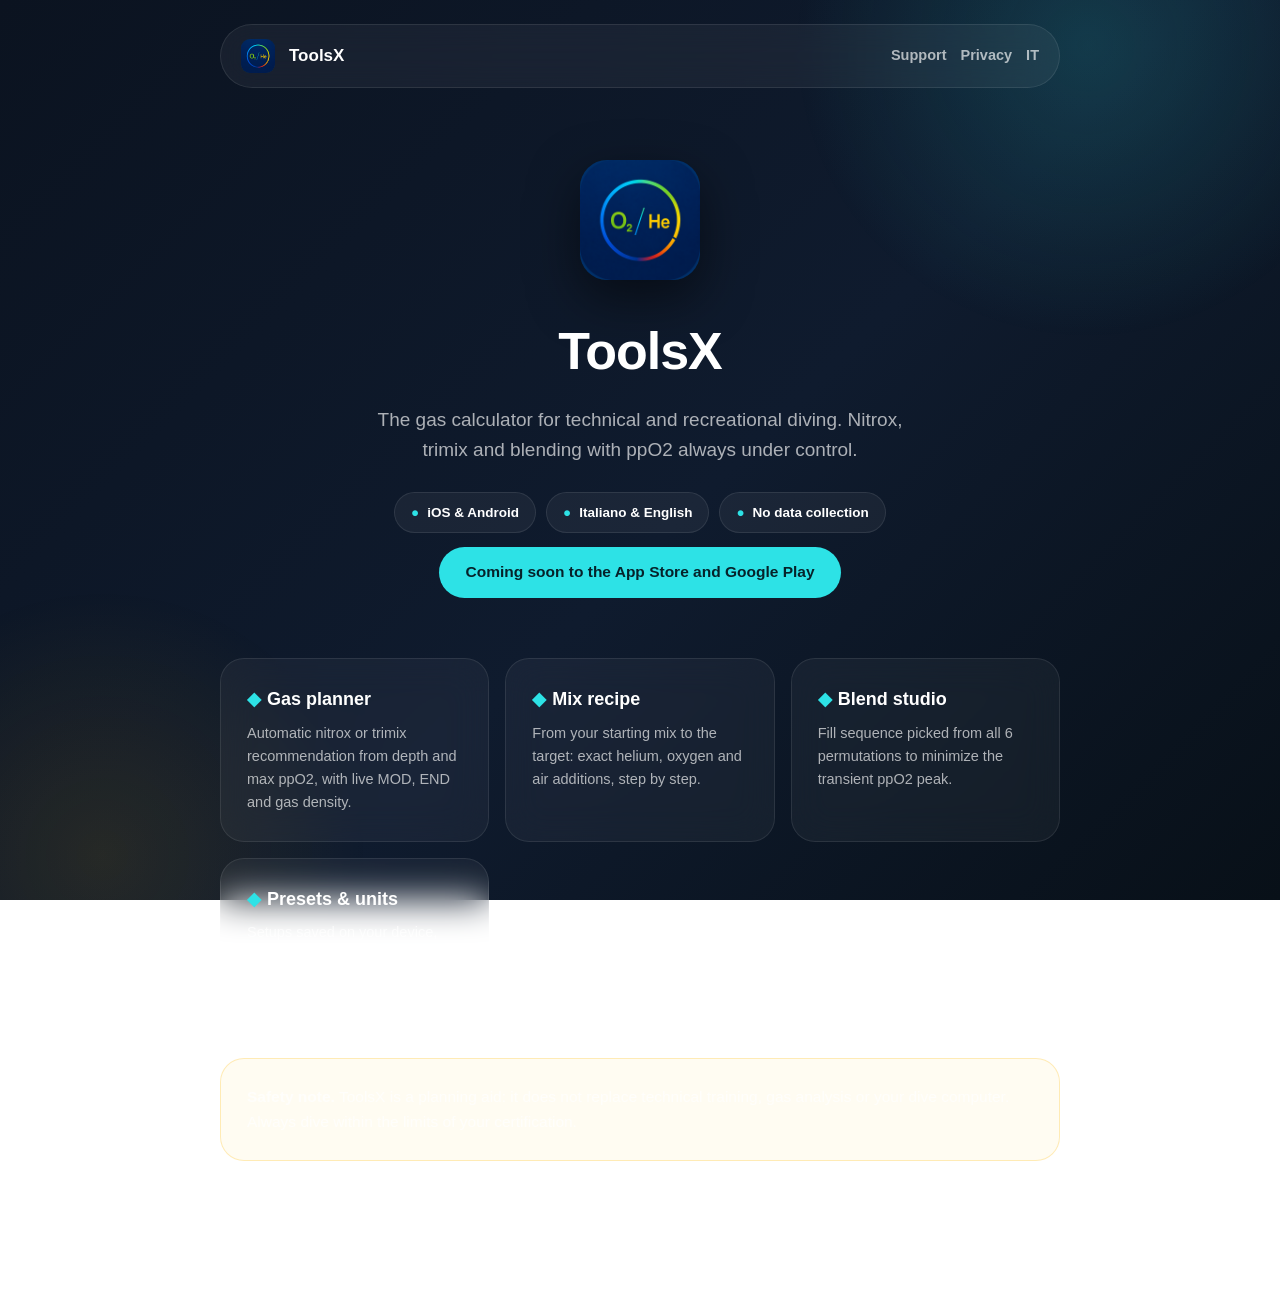
<file: index.html>
<!DOCTYPE html>
<html lang="it">
<head>
  <meta charset="UTF-8">
  <meta name="viewport" content="width=device-width, initial-scale=1.0">
  <title>ToolsX — Calcolatore gas per immersioni nitrox e trimix</title>
  <meta name="description" content="ToolsX per iOS e Android: pianificatore gas nitrox e trimix con MOD, END, densità, ricette di miscelazione e preset. Per subacquei tecnici e ricreativi.">
  <link rel="icon" type="image/png" href="favicon.png">
  <link rel="apple-touch-icon" href="apple-touch-icon.png">
  <link rel="stylesheet" href="style.css">
  <script src="i18n.js" defer></script>
</head>
<body>
  <div class="wrap">
    <nav>
      <img src="icon.png" alt="ToolsX">
      <a class="brand" href="index.html">ToolsX</a>
      <a href="assistenza.html" data-i18n="nav.support">Assistenza</a>
      <a href="privacy.html" data-i18n="nav.privacy">Privacy</a>
      <a href="#" id="lang-toggle" onclick="toggleLocale(); return false;" aria-label="Cambia lingua">EN</a>
    </nav>

    <div class="hero">
      <img class="appicon" src="icon.png" alt="Icona ToolsX">
      <h1>ToolsX</h1>
      <p class="tagline" data-i18n="hero.tagline">Il calcolatore di gas per immersioni tecniche e ricreative.
        Nitrox, trimix e blending con ppO2 sempre sotto controllo.</p>
      <div class="badge-row">
        <span class="pill"><span class="dot">●</span> iOS &amp; Android</span>
        <span class="pill"><span class="dot">●</span> Italiano &amp; English</span>
        <span class="pill"><span class="dot">●</span> <span data-i18n="hero.pill.nodata">Nessuna raccolta dati</span></span>
      </div>
      <a class="btn" href="#" aria-disabled="true" data-i18n="hero.cta">Presto su App Store e Google Play</a>
    </div>

    <div class="cards">
      <div class="card">
        <h3><span class="ic">◆</span><span data-i18n="card.gas.title">Pianificatore gas</span></h3>
        <p data-i18n="card.gas.desc">Raccomandazione automatica nitrox o trimix da profondità e ppO2 massima, con MOD, END e densità del gas in tempo reale.</p>
      </div>
      <div class="card">
        <h3><span class="ic">◆</span><span data-i18n="card.mix.title">Ricetta miscela</span></h3>
        <p data-i18n="card.mix.desc">Dalla miscela di partenza a quella obiettivo: aggiunte esatte di elio, ossigeno e aria, passo per passo.</p>
      </div>
      <div class="card">
        <h3><span class="ic">◆</span><span data-i18n="card.blend.title">Studio di miscelazione</span></h3>
        <p data-i18n="card.blend.desc">Sequenza di travaso scelta tra le 6 permutazioni per minimizzare il picco transitorio di ppO2.</p>
      </div>
      <div class="card">
        <h3><span class="ic">◆</span><span data-i18n="card.preset.title">Preset e unità</span></h3>
        <p data-i18n="card.preset.desc">Configurazioni salvate sul dispositivo, unità metriche o imperiali con conversione automatica.</p>
      </div>
    </div>

    <div class="panel disclaimer">
      <p data-i18n="disclaimer"><strong>Nota di sicurezza.</strong> ToolsX è uno strumento di supporto alla pianificazione:
        non sostituisce l'addestramento tecnico, l'analisi delle miscele né il computer subacqueo.
        Immergiti sempre nei limiti del tuo brevetto.</p>
    </div>

    <footer>
      <p data-i18n="footer.rights">© 2026 Matteo Garzulano. Tutti i diritti riservati.</p>
      <p><a href="assistenza.html" data-i18n="footer.support">Assistenza</a> · <a href="privacy.html" data-i18n="footer.privacy">Privacy Policy</a></p>
    </footer>
  </div>
</body>
</html>
</file>
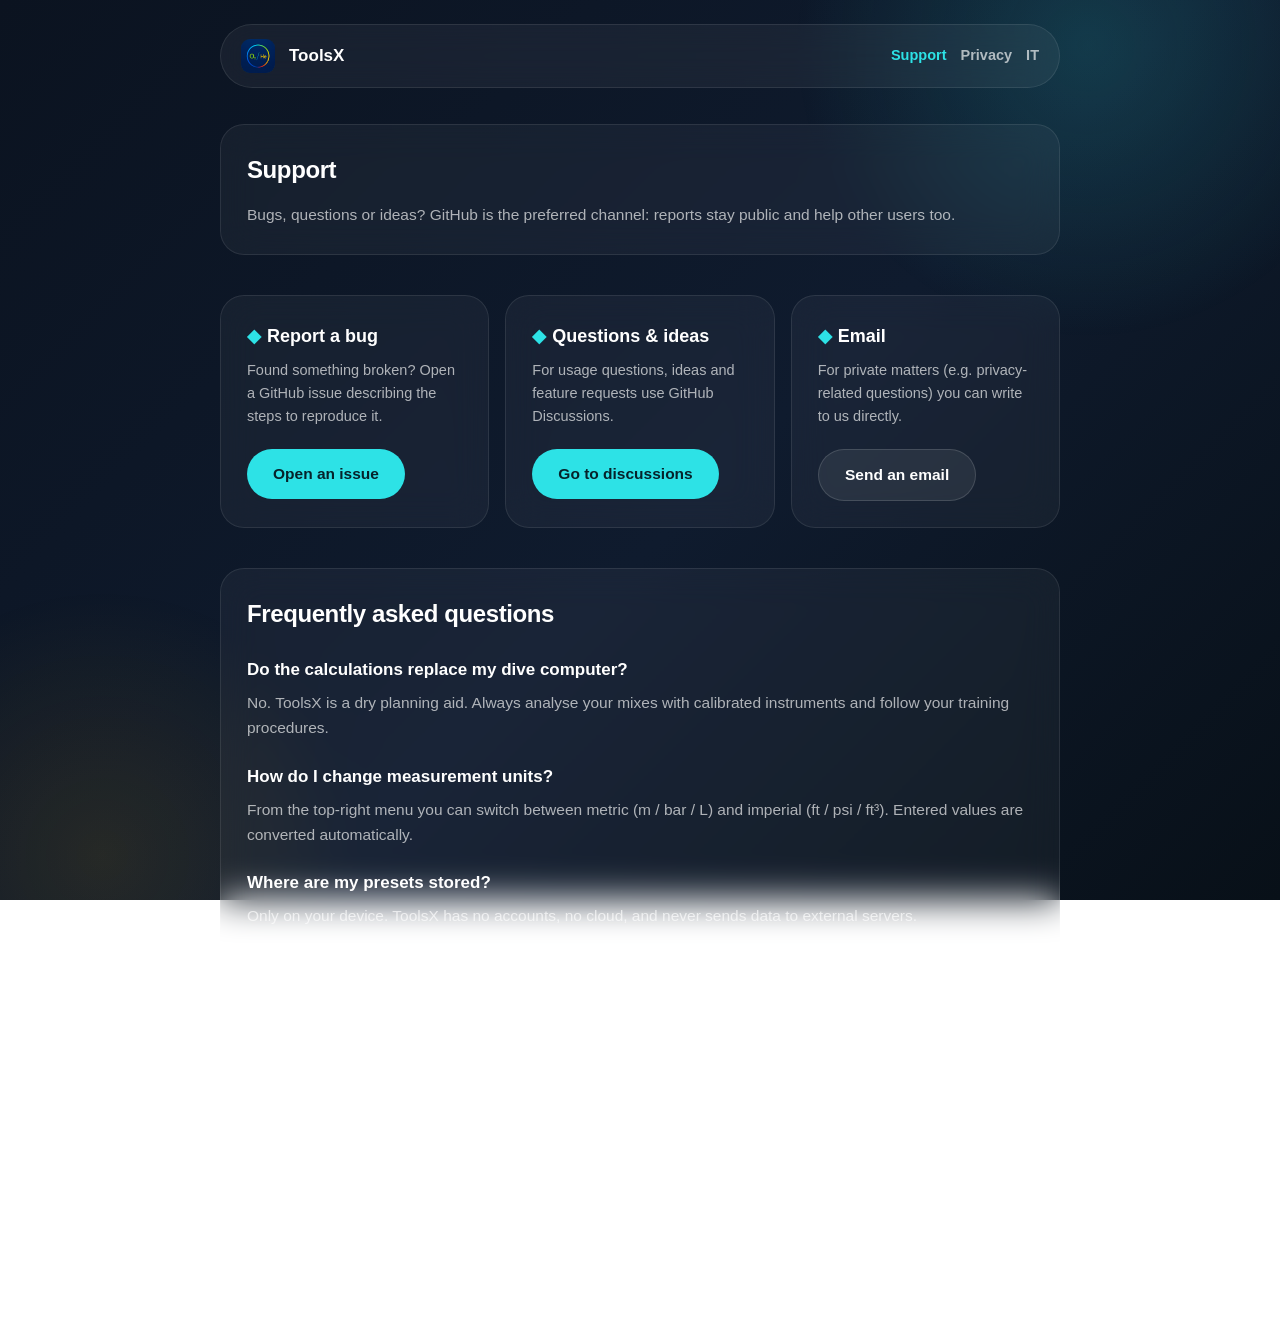
<file: assistenza.html>
<!DOCTYPE html>
<html lang="it">
<head>
  <meta charset="UTF-8">
  <meta name="viewport" content="width=device-width, initial-scale=1.0">
  <title>Assistenza — ToolsX</title>
  <meta name="description" content="Assistenza per ToolsX: segnala bug su GitHub Issues, fai domande nelle Discussions o scrivici via email.">
  <link rel="icon" type="image/png" href="favicon.png">
  <link rel="apple-touch-icon" href="apple-touch-icon.png">
  <link rel="stylesheet" href="style.css">
  <script src="i18n.js" defer></script>
</head>
<body>
  <div class="wrap">
    <nav>
      <img src="icon.png" alt="ToolsX">
      <a class="brand" href="index.html">ToolsX</a>
      <a href="assistenza.html" class="active" data-i18n="nav.support">Assistenza</a>
      <a href="privacy.html" data-i18n="nav.privacy">Privacy</a>
      <a href="#" id="lang-toggle" onclick="toggleLocale(); return false;" aria-label="Cambia lingua">EN</a>
    </nav>

    <div class="panel">
      <h2 data-i18n="support.title">Assistenza</h2>
      <p data-i18n="support.intro">Bug, domande o proposte? Il canale preferito è GitHub: le segnalazioni
        restano pubbliche e aiutano anche gli altri utenti.</p>
    </div>

    <div class="cards">
      <div class="card">
        <h3><span class="ic">◆</span><span data-i18n="support.bug.title">Segnala un bug</span></h3>
        <p data-i18n="support.bug.desc">Hai trovato un malfunzionamento? Apri una issue su GitHub descrivendo i passi per riprodurlo.</p>
        <p style="margin-top:14px"><a class="btn" href="https://github.com/garzuu/toolsx.garzuu.com/issues/new?labels=bug&template=bug_report.yml" target="_blank" rel="noopener" data-i18n="support.bug.cta">Apri una issue</a></p>
      </div>
      <div class="card">
        <h3><span class="ic">◆</span><span data-i18n="support.disc.title">Domande e proposte</span></h3>
        <p data-i18n="support.disc.desc">Per dubbi sull'uso, idee e richieste di nuove funzioni usa le discussioni su GitHub.</p>
        <p style="margin-top:14px"><a class="btn" href="https://github.com/garzuu/toolsx.garzuu.com/discussions" target="_blank" rel="noopener" data-i18n="support.disc.cta">Vai alle discussioni</a></p>
      </div>
      <div class="card">
        <h3><span class="ic">◆</span><span data-i18n="support.mail.title">Email</span></h3>
        <p data-i18n="support.mail.desc">Per comunicazioni private (es. questioni relative alla privacy) puoi scriverci direttamente.</p>
        <p style="margin-top:14px"><a class="btn ghost" href="mailto:matt.garzulano@gmail.com?subject=ToolsX" data-i18n="support.mail.cta">Scrivi un'email</a></p>
      </div>
    </div>

    <div class="panel">
      <h2 data-i18n="support.faq.title">Domande frequenti</h2>

      <h3 data-i18n="support.faq.q1">I calcoli sostituiscono il mio computer subacqueo?</h3>
      <p data-i18n="support.faq.a1">No. ToolsX è un supporto alla pianificazione a secco. Analizza sempre le miscele con
        strumenti calibrati e segui le procedure del tuo addestramento.</p>

      <h3 data-i18n="support.faq.q2">Come cambio le unità di misura?</h3>
      <p data-i18n="support.faq.a2">Dal menu in alto a destra puoi passare tra metrico (m / bar / L) e imperiale
        (ft / psi / ft³). I valori inseriti vengono convertiti automaticamente.</p>

      <h3 data-i18n="support.faq.q3">Dove sono salvati i miei preset?</h3>
      <p data-i18n="support.faq.a3">Solo sul tuo dispositivo. ToolsX non ha account, non usa il cloud e non invia dati
        a server esterni.</p>

      <h3 data-i18n="support.faq.q4">Come viene scelta la sequenza di miscelazione?</h3>
      <p data-i18n="support.faq.a4">L'app simula tutte le 6 permutazioni (He, O2, aria) e raccomanda quella con il minor
        picco transitorio di ppO2. Puoi comunque forzare una sequenza manualmente.</p>

      <h3 data-i18n="support.faq.q5">In che lingue è disponibile l'app?</h3>
      <p data-i18n="support.faq.a5">Italiano e inglese. ToolsX segue la lingua di sistema; su iOS puoi cambiarla per la singola
        app da Impostazioni → ToolsX → Lingua, mentre su Android segue le preferenze lingua dell'app o del sistema.</p>
    </div>

    <footer>
      <p data-i18n="footer.rights">© 2026 Matteo Garzulano. Tutti i diritti riservati.</p>
      <p><a href="index.html" data-i18n="footer.home">Home</a> · <a href="privacy.html" data-i18n="footer.privacy">Privacy Policy</a></p>
    </footer>
  </div>
</body>
</html>
</file>
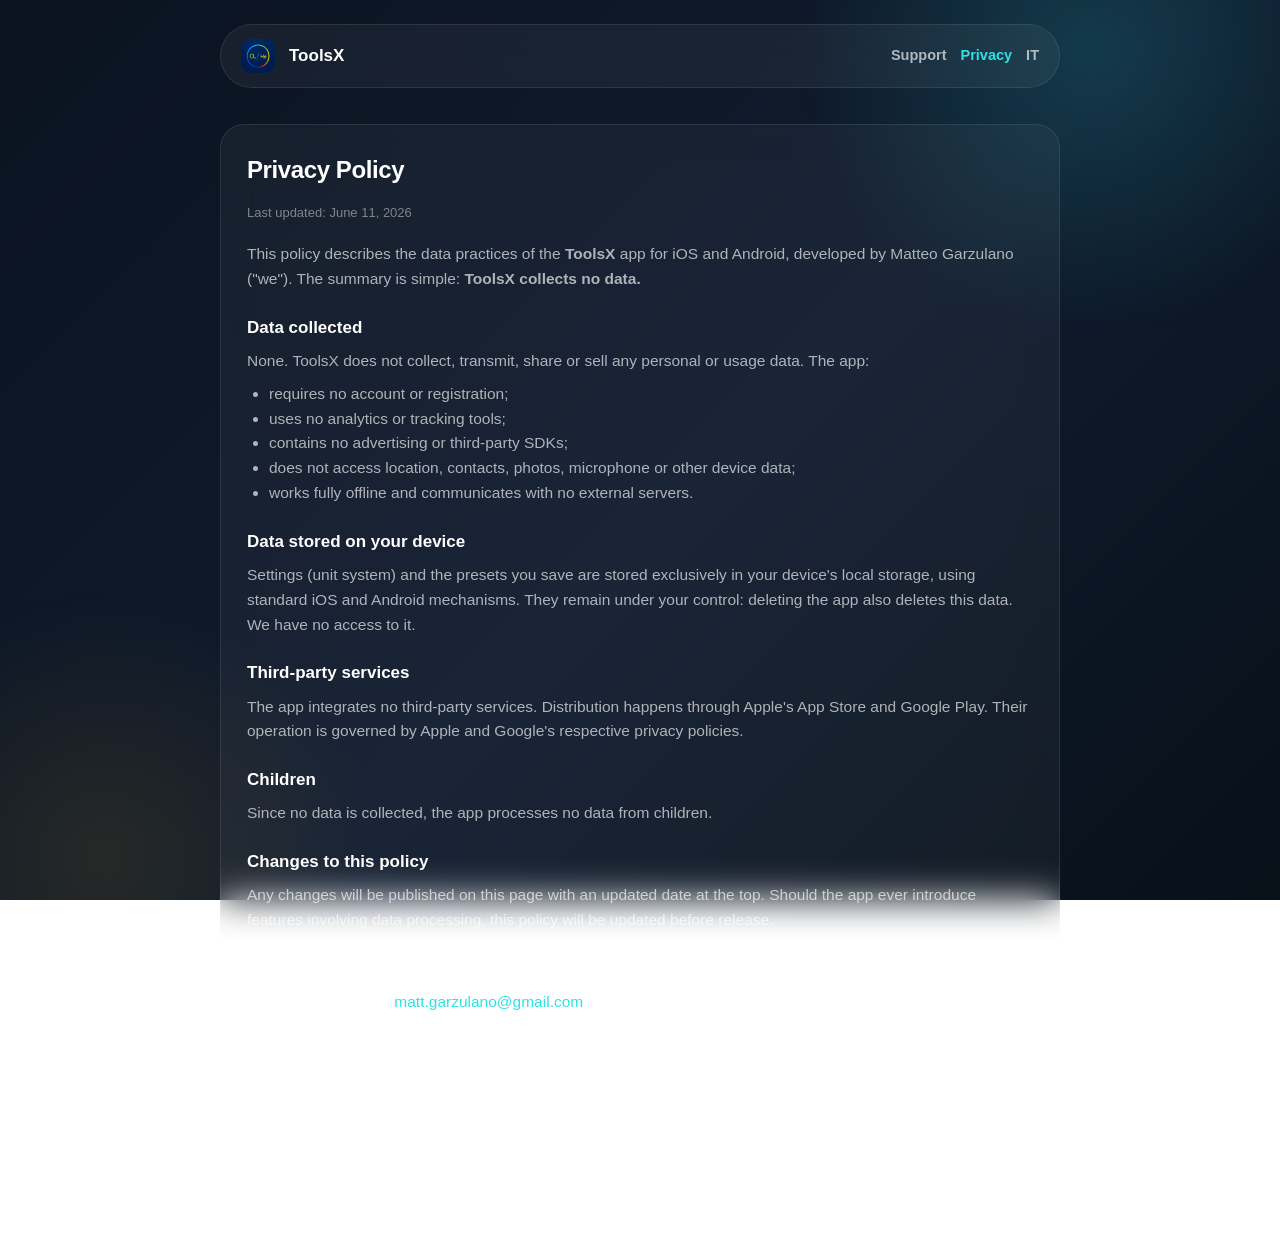
<file: privacy.html>
<!DOCTYPE html>
<html lang="it">
<head>
  <meta charset="UTF-8">
  <meta name="viewport" content="width=device-width, initial-scale=1.0">
  <title>Privacy Policy — ToolsX</title>
  <meta name="description" content="Privacy policy di ToolsX: nessuna raccolta dati, nessun tracciamento, tutto resta sul tuo dispositivo.">
  <link rel="icon" type="image/png" href="favicon.png">
  <link rel="apple-touch-icon" href="apple-touch-icon.png">
  <link rel="stylesheet" href="style.css">
  <script src="i18n.js" defer></script>
</head>
<body>
  <div class="wrap">
    <nav>
      <img src="icon.png" alt="ToolsX">
      <a class="brand" href="index.html">ToolsX</a>
      <a href="assistenza.html" data-i18n="nav.support">Assistenza</a>
      <a href="privacy.html" class="active" data-i18n="nav.privacy">Privacy</a>
      <a href="#" id="lang-toggle" onclick="toggleLocale(); return false;" aria-label="Cambia lingua">EN</a>
    </nav>

    <div class="panel">
      <h2 data-i18n="privacy.title">Privacy Policy</h2>
      <p class="date" data-i18n="privacy.updated">Ultimo aggiornamento: 11 giugno 2026</p>

      <p data-i18n="privacy.intro">La presente informativa descrive il trattamento dei dati dell'app
        <strong>ToolsX</strong> per iOS e Android, sviluppata da Matteo Garzulano ("noi").
        La sintesi è semplice: <strong>ToolsX non raccoglie alcun dato.</strong></p>

      <h3 data-i18n="privacy.collected.title">Dati raccolti</h3>
      <p data-i18n="privacy.collected.intro">Nessuno. ToolsX non raccoglie, trasmette, condivide né vende dati personali
        o di utilizzo. L'app:</p>
      <ul>
        <li data-i18n="privacy.collected.li1">non richiede account né registrazione;</li>
        <li data-i18n="privacy.collected.li2">non utilizza strumenti di analisi (analytics) né di tracciamento;</li>
        <li data-i18n="privacy.collected.li3">non contiene pubblicità né SDK di terze parti;</li>
        <li data-i18n="privacy.collected.li4">non accede a posizione, contatti, foto, microfono o altri dati del dispositivo;</li>
        <li data-i18n="privacy.collected.li5">funziona completamente offline e non comunica con server esterni.</li>
      </ul>

      <h3 data-i18n="privacy.local.title">Dati salvati sul dispositivo</h3>
      <p data-i18n="privacy.local.body">Le impostazioni (sistema di unità) e i preset che salvi sono memorizzati
        esclusivamente nella memoria locale del tuo dispositivo, tramite i meccanismi
        standard di iOS e Android. Restano sotto il tuo controllo: eliminando l'app vengono
        eliminati anche questi dati. Non abbiamo alcun accesso ad essi.</p>

      <h3 data-i18n="privacy.third.title">Servizi di terze parti</h3>
      <p data-i18n="privacy.third.body">L'app non integra servizi di terze parti. La distribuzione avviene tramite
        App Store di Apple e Google Play. Il loro funzionamento è regolato dalle
        rispettive policy privacy di Apple e Google.</p>

      <h3 data-i18n="privacy.minors.title">Minori</h3>
      <p data-i18n="privacy.minors.body">Poiché non viene raccolto alcun dato, l'app non tratta dati di minori.</p>

      <h3 data-i18n="privacy.changes.title">Modifiche a questa informativa</h3>
      <p data-i18n="privacy.changes.body">Eventuali modifiche saranno pubblicate su questa pagina con aggiornamento
        della data in alto. Se in futuro l'app dovesse introdurre funzionalità che
        comportano un trattamento di dati, l'informativa verrà aggiornata prima del rilascio.</p>

      <h3 data-i18n="privacy.owner.title">Titolare e contatti</h3>
      <p data-i18n="privacy.owner.body">Matteo Garzulano — <a href="mailto:matt.garzulano@gmail.com">matt.garzulano@gmail.com</a></p>
      <p data-i18n="privacy.owner.gdpr">Per qualsiasi domanda su questa informativa o per esercitare i diritti previsti
        dal GDPR (Reg. UE 2016/679), scrivici all'indirizzo sopra indicato.</p>
    </div>

    <footer>
      <p data-i18n="footer.rights">© 2026 Matteo Garzulano. Tutti i diritti riservati.</p>
      <p><a href="index.html" data-i18n="footer.home">Home</a> · <a href="assistenza.html" data-i18n="footer.support">Assistenza</a></p>
    </footer>
  </div>
</body>
</html>
</file>
<file: style.css>
:root {
  --base: #0b1320;
  --base-mid: #0f1b2e;
  --base-deep: #081018;
  --accent: #2de2e6;
  --warm: #ffb703;
  --text: #e4ebf6;
  --muted: rgba(255, 255, 255, 0.66);
}

* { margin: 0; padding: 0; box-sizing: border-box; }

body {
  font-family: -apple-system, BlinkMacSystemFont, "SF Pro Text", "Segoe UI", Roboto, sans-serif;
  color: var(--text);
  background: linear-gradient(135deg, var(--base) 0%, var(--base-mid) 55%, var(--base-deep) 100%) fixed;
  min-height: 100vh;
  line-height: 1.6;
}

body::before {
  content: "";
  position: fixed;
  inset: 0;
  background:
    radial-gradient(420px circle at 85% 5%, rgba(45, 226, 230, 0.16), transparent 70%),
    radial-gradient(380px circle at 8% 95%, rgba(255, 183, 3, 0.10), transparent 70%);
  pointer-events: none;
  z-index: 0;
}

.wrap {
  position: relative;
  z-index: 1;
  max-width: 880px;
  margin: 0 auto;
  padding: 24px 20px 48px;
}

nav {
  display: flex;
  align-items: center;
  gap: 14px;
  padding: 14px 20px;
  border-radius: 999px;
  background: rgba(255, 255, 255, 0.05);
  border: 1px solid rgba(255, 255, 255, 0.09);
  backdrop-filter: blur(18px);
  -webkit-backdrop-filter: blur(18px);
  margin-bottom: 36px;
}

nav img { width: 34px; height: 34px; border-radius: 9px; }
nav .brand { font-weight: 800; color: #fff; font-size: 17px; margin-right: auto; text-decoration: none; }
nav a { color: var(--muted); text-decoration: none; font-size: 14.5px; font-weight: 600; }
nav a:hover, nav a.active { color: var(--accent); }

.hero { text-align: center; padding: 36px 0 20px; }
.hero img.appicon {
  width: 120px; height: 120px; border-radius: 27px;
  box-shadow: 0 18px 50px rgba(0, 0, 0, 0.5);
  margin-bottom: 22px;
}
h1 {
  font-size: clamp(34px, 6vw, 52px);
  font-weight: 850;
  letter-spacing: -1px;
  color: #fff;
  margin-bottom: 12px;
}
.tagline { font-size: 19px; color: var(--muted); max-width: 560px; margin: 0 auto 26px; }

.badge-row { display: flex; gap: 10px; justify-content: center; flex-wrap: wrap; margin-bottom: 8px; }
.pill {
  display: inline-flex; align-items: center; gap: 8px;
  padding: 9px 16px; border-radius: 999px;
  background: rgba(255, 255, 255, 0.05);
  border: 1px solid rgba(255, 255, 255, 0.09);
  font-size: 13.5px; font-weight: 600; color: #fff;
}
.pill .dot { color: var(--accent); }

.cards { display: grid; grid-template-columns: repeat(auto-fit, minmax(240px, 1fr)); gap: 16px; margin: 40px 0; }

.card, .panel {
  background: rgba(255, 255, 255, 0.045);
  border: 1px solid rgba(255, 255, 255, 0.09);
  border-radius: 24px;
  padding: 26px;
  backdrop-filter: blur(18px);
  -webkit-backdrop-filter: blur(18px);
}

.card h3 { color: #fff; font-size: 18px; margin-bottom: 8px; }
.card h3 .ic { color: var(--accent); margin-right: 6px; }
.card p { font-size: 14.5px; color: var(--muted); }

.panel { margin-bottom: 20px; }
.panel h2 { color: #fff; font-size: 24px; margin-bottom: 14px; letter-spacing: -0.4px; }
.panel h3 { color: #fff; font-size: 17px; margin: 22px 0 8px; }
.panel p, .panel li { color: var(--muted); font-size: 15.5px; }
.panel ul { padding-left: 22px; margin: 8px 0; }
.panel a { color: var(--accent); text-decoration: none; }
.panel a:hover { text-decoration: underline; }
.panel .date { font-size: 13px; color: rgba(255, 255, 255, 0.45); margin-bottom: 18px; }

.btn {
  display: inline-block;
  padding: 13px 26px;
  border-radius: 999px;
  background: var(--accent);
  color: #06222a;
  font-weight: 750;
  font-size: 15.5px;
  text-decoration: none;
  margin-top: 6px;
}
.btn:hover { filter: brightness(1.1); }
.btn.ghost { background: rgba(255, 255, 255, 0.07); color: #fff; border: 1px solid rgba(255, 255, 255, 0.14); }

footer {
  text-align: center;
  padding: 28px 0 8px;
  font-size: 13.5px;
  color: rgba(255, 255, 255, 0.45);
}
footer a { color: rgba(255, 255, 255, 0.6); text-decoration: none; }
footer a:hover { color: var(--accent); }

.disclaimer {
  border-color: rgba(255, 183, 3, 0.25);
  background: rgba(255, 183, 3, 0.05);
}
</file>
